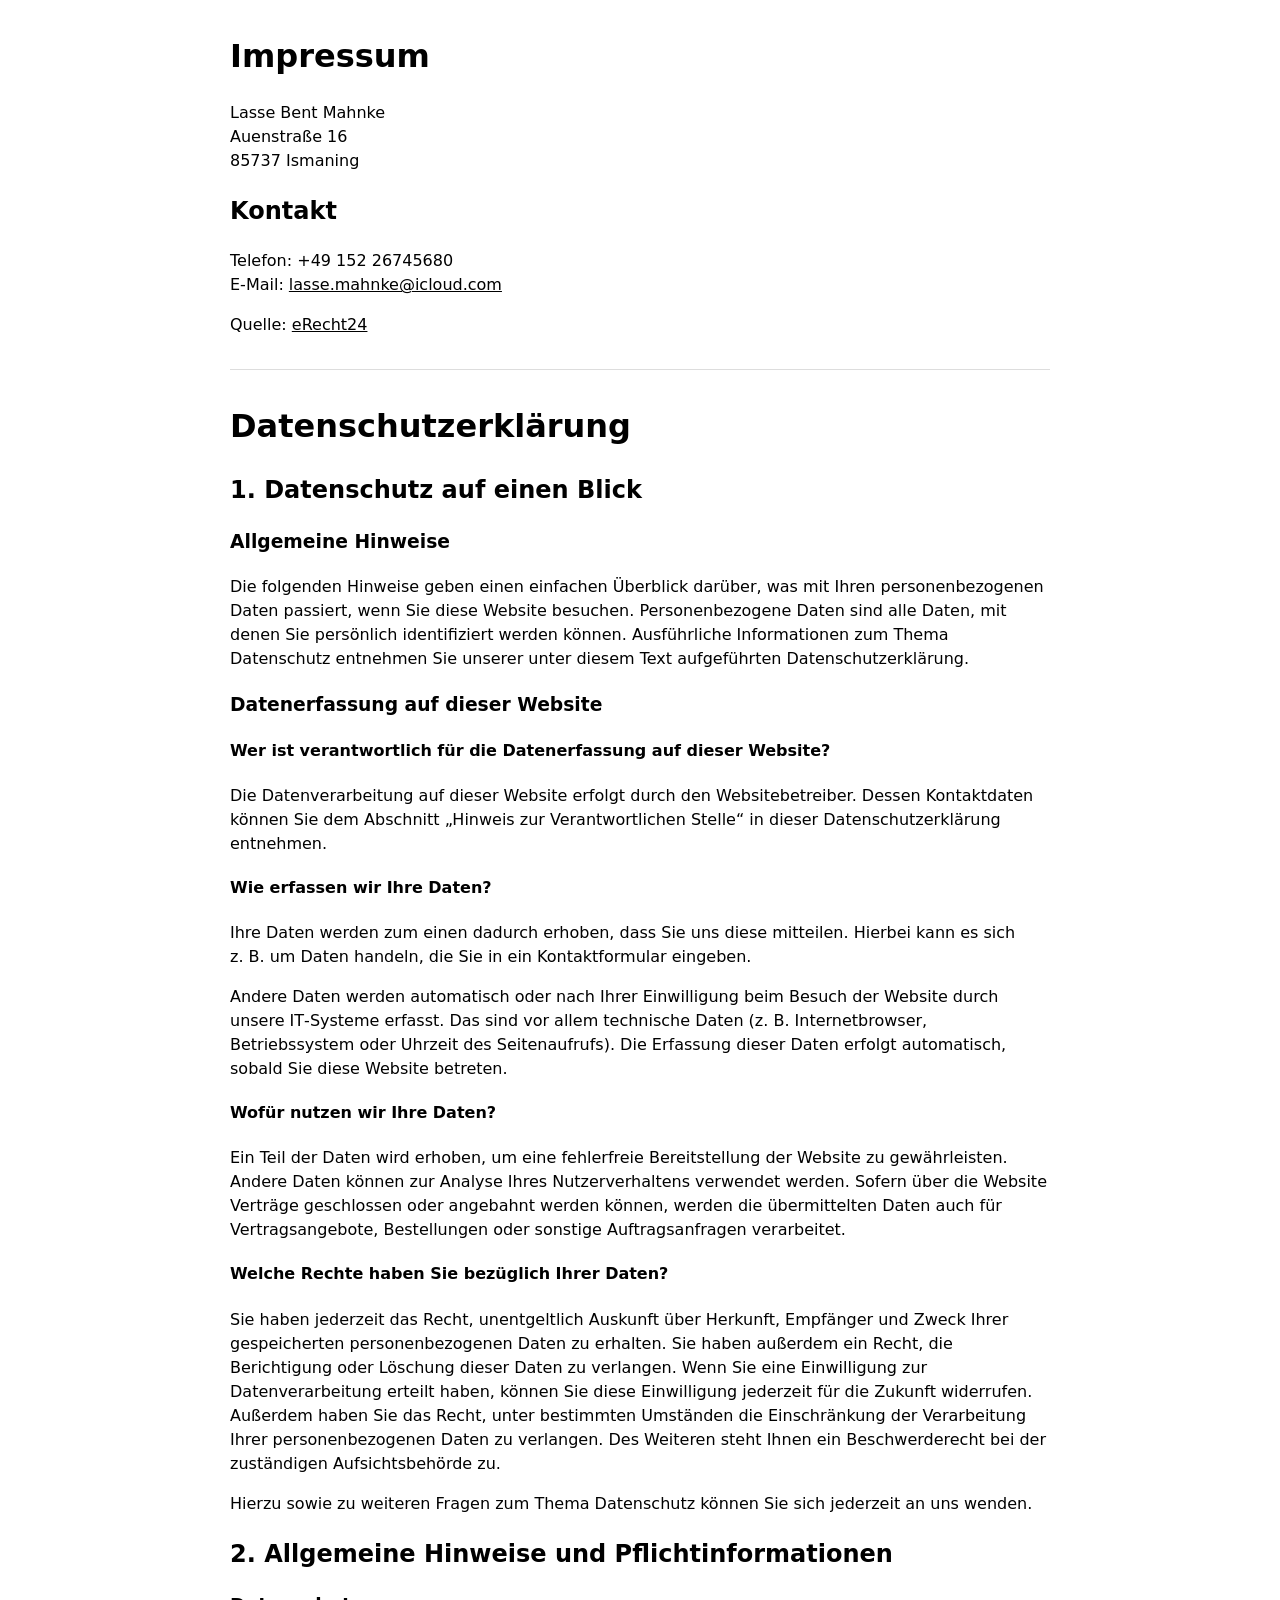
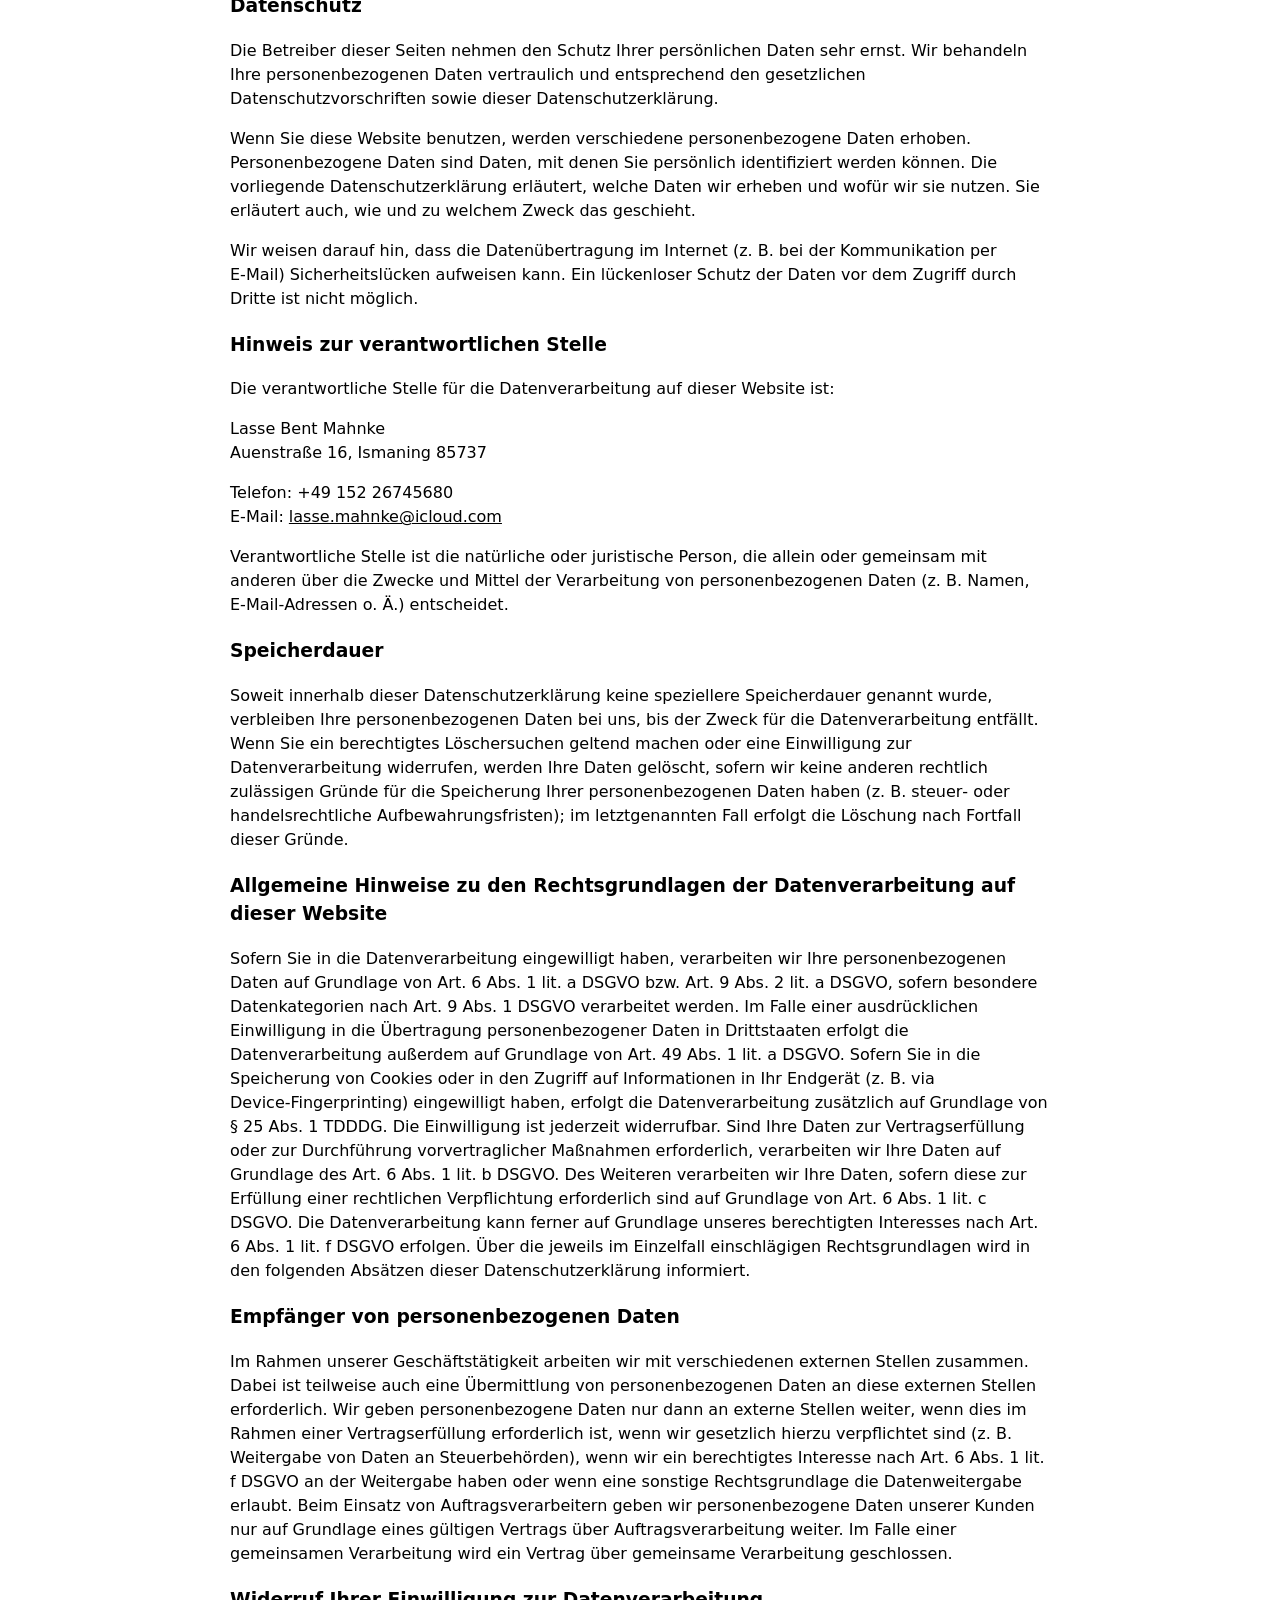
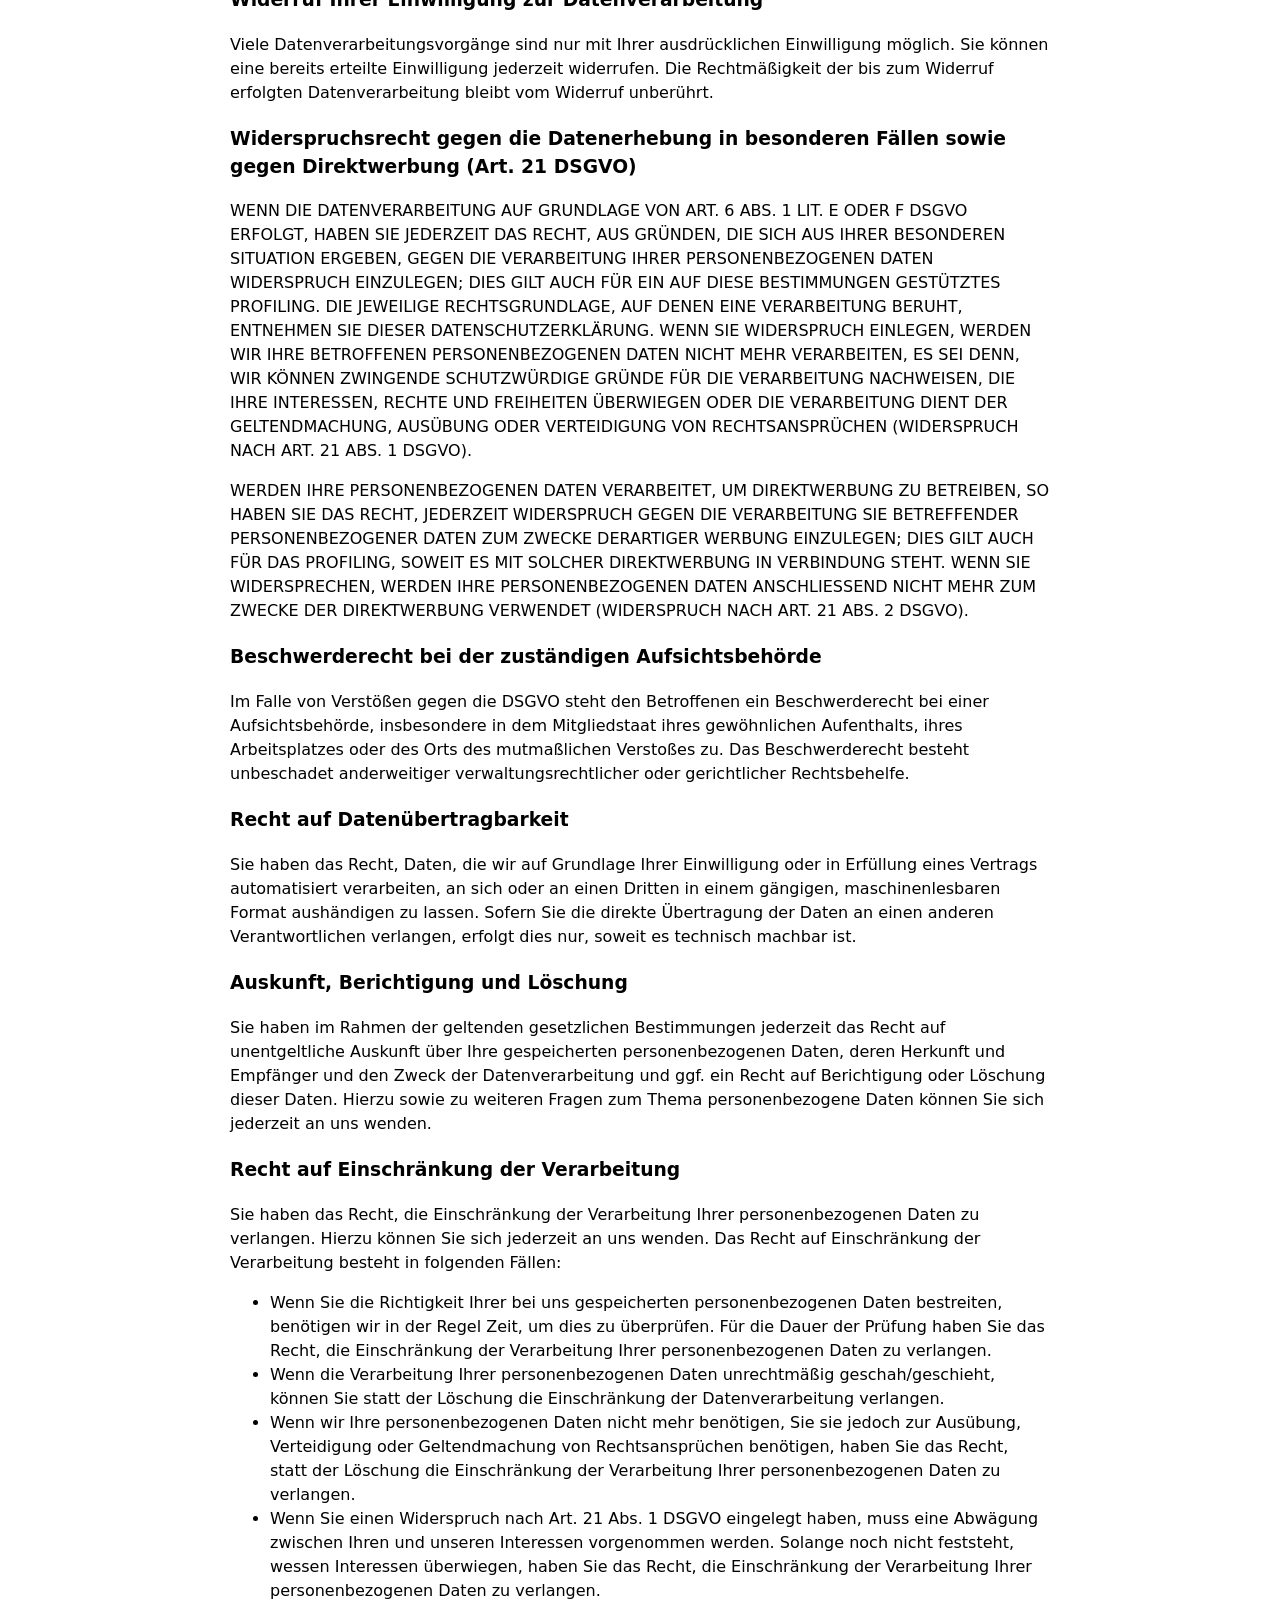
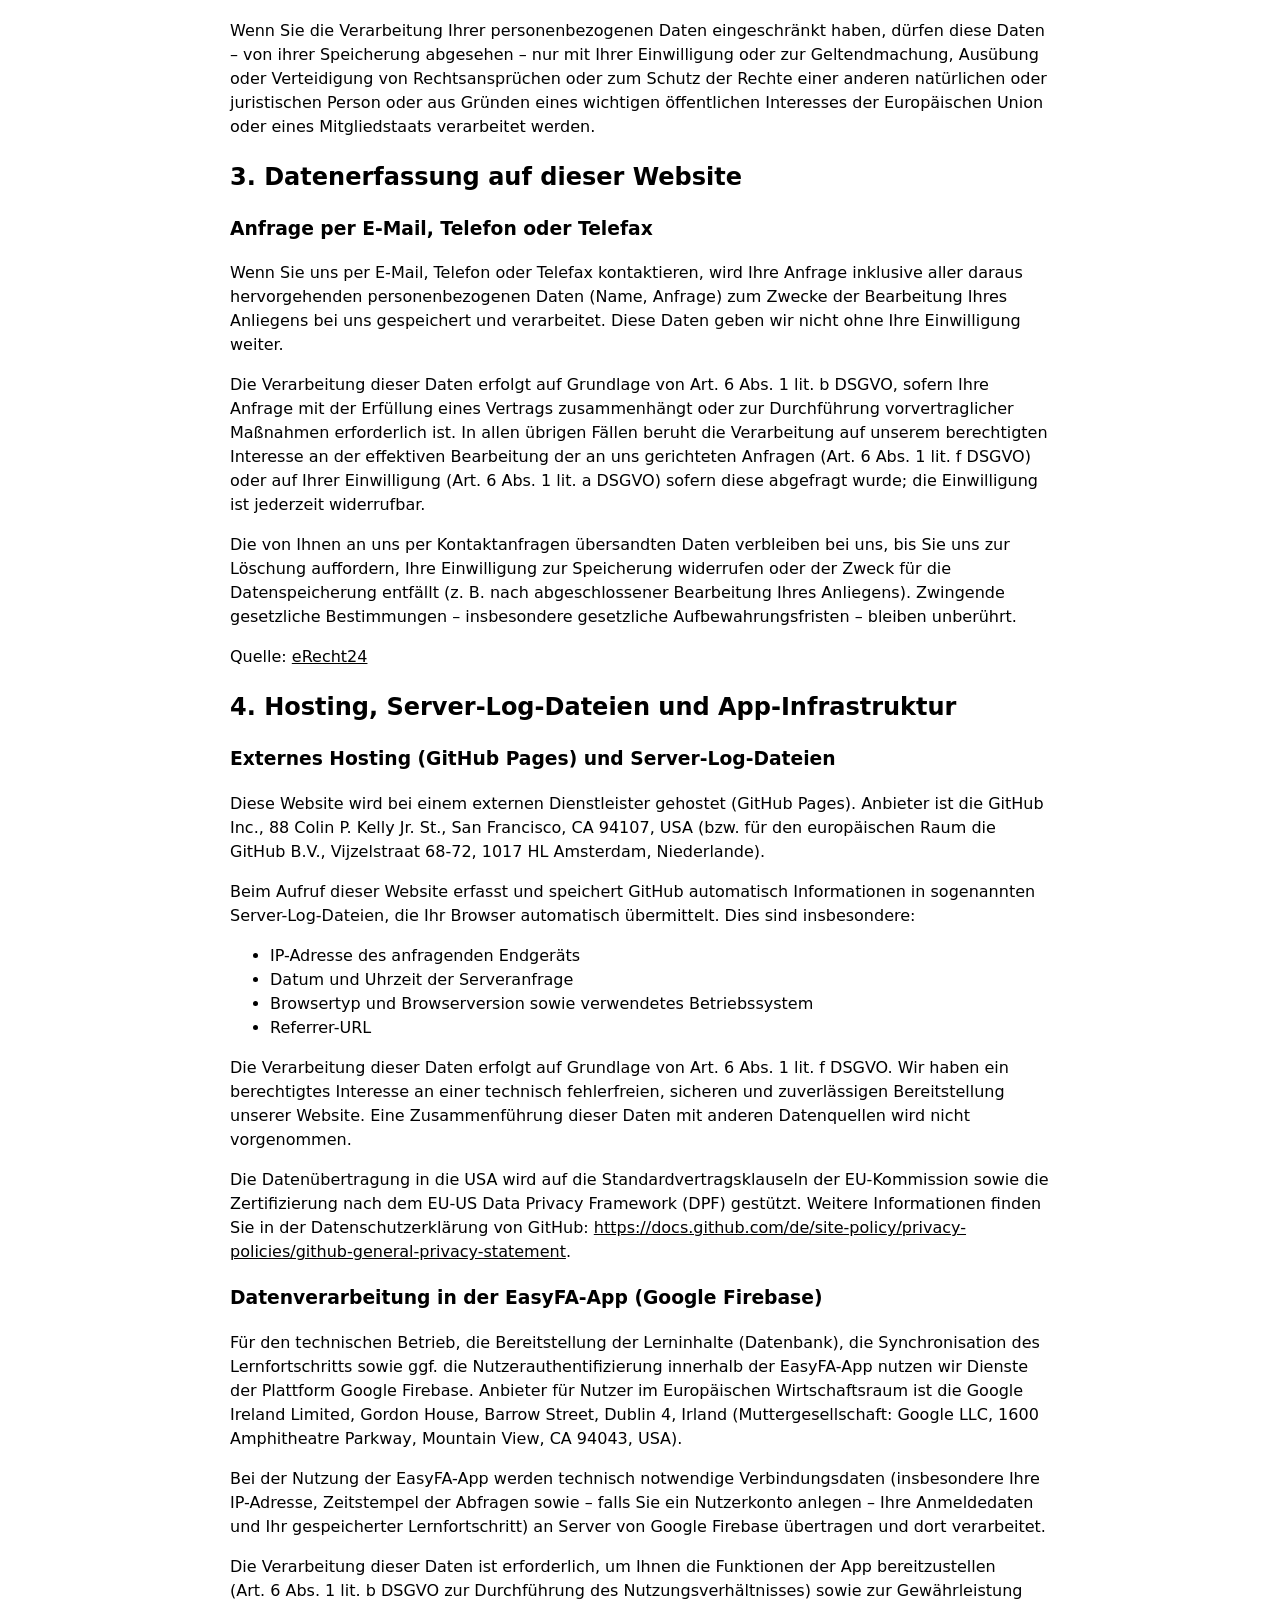
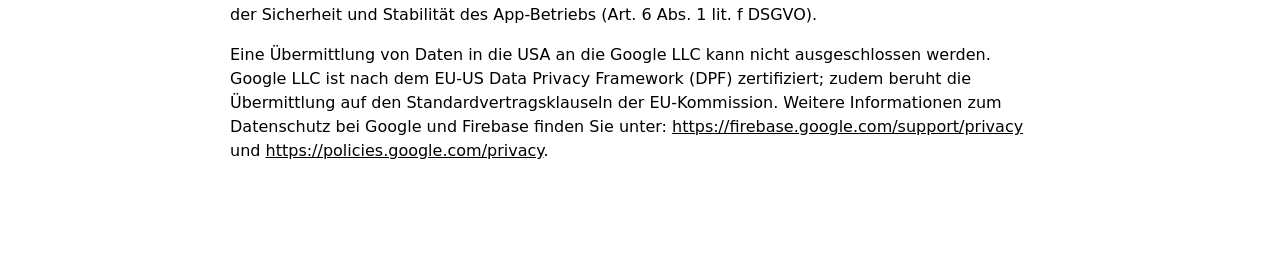
<file: index.html>
<!doctype html>
<html lang="de">

<head>
    <meta charset="utf-8">
    <meta name="viewport" content="width=device-width, initial-scale=1">
    <title>Impressum & Datenschutzerklärung</title>
    <style>
        body {
            font-family: system-ui, -apple-system, Segoe UI, Roboto, Helvetica, Arial, "Apple Color Emoji", "Segoe UI Emoji";
            line-height: 1.5;
            margin: 0;
        }

        main {
            max-width: 820px;
            margin: 2rem auto;
            padding: 0 1rem 3rem;
        }

        h1,
        h2,
        h3,
        h4 {
            margin-top: 1.25rem;
        }

        hr {
            margin: 2rem 0;
            border: 0;
            border-top: 1px solid #ddd;
        }

        a {
            color: inherit;
        }
    </style>
</head>

<body>
    <main>
        <h1>Impressum</h1>
        <p>Lasse Bent Mahnke<br>
            Auenstraße 16<br>
            85737 Ismaning</p>

        <h2>Kontakt</h2>
        <p>Telefon: +49 152 26745680<br>
            E-Mail: <a href="mailto:lasse.mahnke@icloud.com">lasse.mahnke@icloud.com</a></p>

        <p>Quelle: <a href="https://www.e-recht24.de" rel="noreferrer">eRecht24</a></p>

        <hr>

        <h1>Datenschutz&shy;erklärung</h1>

        <h2>1. Datenschutz auf einen Blick</h2>
        <h3>Allgemeine Hinweise</h3>
        <p>Die folgenden Hinweise geben einen einfachen Überblick darüber, was mit Ihren personenbezogenen Daten
            passiert, wenn Sie diese Website besuchen. Personenbezogene Daten sind alle Daten, mit denen Sie persönlich
            identifiziert werden können. Ausführliche Informationen zum Thema Datenschutz entnehmen Sie unserer unter
            diesem Text aufgeführten Datenschutzerklärung.</p>

        <h3>Datenerfassung auf dieser Website</h3>
        <h4>Wer ist verantwortlich für die Datenerfassung auf dieser Website?</h4>
        <p>Die Datenverarbeitung auf dieser Website erfolgt durch den Websitebetreiber. Dessen Kontaktdaten können Sie
            dem Abschnitt „Hinweis zur Verantwortlichen Stelle“ in dieser Datenschutzerklärung entnehmen.</p>

        <h4>Wie erfassen wir Ihre Daten?</h4>
        <p>Ihre Daten werden zum einen dadurch erhoben, dass Sie uns diese mitteilen. Hierbei kann es sich z.&nbsp;B. um
            Daten handeln, die Sie in ein Kontaktformular eingeben.</p>
        <p>Andere Daten werden automatisch oder nach Ihrer Einwilligung beim Besuch der Website durch unsere IT‑Systeme
            erfasst. Das sind vor allem technische Daten (z.&nbsp;B. Internetbrowser, Betriebssystem oder Uhrzeit des
            Seitenaufrufs). Die Erfassung dieser Daten erfolgt automatisch, sobald Sie diese Website betreten.</p>

        <h4>Wofür nutzen wir Ihre Daten?</h4>
        <p>Ein Teil der Daten wird erhoben, um eine fehlerfreie Bereitstellung der Website zu gewährleisten. Andere
            Daten können zur Analyse Ihres Nutzerverhaltens verwendet werden. Sofern über die Website Verträge
            geschlossen oder angebahnt werden können, werden die übermittelten Daten auch für Vertragsangebote,
            Bestellungen oder sonstige Auftragsanfragen verarbeitet.</p>

        <h4>Welche Rechte haben Sie bezüglich Ihrer Daten?</h4>
        <p>Sie haben jederzeit das Recht, unentgeltlich Auskunft über Herkunft, Empfänger und Zweck Ihrer gespeicherten
            personenbezogenen Daten zu erhalten. Sie haben außerdem ein Recht, die Berichtigung oder Löschung dieser
            Daten zu verlangen. Wenn Sie eine Einwilligung zur Datenverarbeitung erteilt haben, können Sie diese
            Einwilligung jederzeit für die Zukunft widerrufen. Außerdem haben Sie das Recht, unter bestimmten Umständen
            die Einschränkung der Verarbeitung Ihrer personenbezogenen Daten zu verlangen. Des Weiteren steht Ihnen ein
            Beschwerderecht bei der zuständigen Aufsichtsbehörde zu.</p>
        <p>Hierzu sowie zu weiteren Fragen zum Thema Datenschutz können Sie sich jederzeit an uns wenden.</p>

        <h2>2. Allgemeine Hinweise und Pflicht&shy;informationen</h2>

        <h3>Datenschutz</h3>
        <p>Die Betreiber dieser Seiten nehmen den Schutz Ihrer persönlichen Daten sehr ernst. Wir behandeln Ihre
            personenbezogenen Daten vertraulich und entsprechend den gesetzlichen Datenschutzvorschriften sowie dieser
            Datenschutzerklärung.</p>
        <p>Wenn Sie diese Website benutzen, werden verschiedene personenbezogene Daten erhoben. Personenbezogene Daten
            sind Daten, mit denen Sie persönlich identifiziert werden können. Die vorliegende Datenschutzerklärung
            erläutert, welche Daten wir erheben und wofür wir sie nutzen. Sie erläutert auch, wie und zu welchem Zweck
            das geschieht.</p>
        <p>Wir weisen darauf hin, dass die Datenübertragung im Internet (z.&nbsp;B. bei der Kommunikation per E‑Mail)
            Sicherheitslücken aufweisen kann. Ein lückenloser Schutz der Daten vor dem Zugriff durch Dritte ist nicht
            möglich.</p>

        <h3>Hinweis zur verantwortlichen Stelle</h3>
        <p>Die verantwortliche Stelle für die Datenverarbeitung auf dieser Website ist:</p>
        <p>Lasse Bent Mahnke<br>
            Auenstraße 16, Ismaning 85737</p>
        <p>Telefon: +49 152 26745680<br>
            E‑Mail: <a href="mailto:lasse.mahnke@icloud.com">lasse.mahnke@icloud.com</a></p>
        <p>Verantwortliche Stelle ist die natürliche oder juristische Person, die allein oder gemeinsam mit anderen über
            die Zwecke und Mittel der Verarbeitung von personenbezogenen Daten (z.&nbsp;B. Namen, E‑Mail‑Adressen
            o.&nbsp;Ä.) entscheidet.</p>

        <h3>Speicherdauer</h3>
        <p>Soweit innerhalb dieser Datenschutzerklärung keine speziellere Speicherdauer genannt wurde, verbleiben Ihre
            personenbezogenen Daten bei uns, bis der Zweck für die Datenverarbeitung entfällt. Wenn Sie ein berechtigtes
            Löschersuchen geltend machen oder eine Einwilligung zur Datenverarbeitung widerrufen, werden Ihre Daten
            gelöscht, sofern wir keine anderen rechtlich zulässigen Gründe für die Speicherung Ihrer personenbezogenen
            Daten haben (z.&nbsp;B. steuer‑ oder handelsrechtliche Aufbewahrungsfristen); im letztgenannten Fall erfolgt
            die Löschung nach Fortfall dieser Gründe.</p>

        <h3>Allgemeine Hinweise zu den Rechtsgrundlagen der Datenverarbeitung auf dieser Website</h3>
        <p>Sofern Sie in die Datenverarbeitung eingewilligt haben, verarbeiten wir Ihre personenbezogenen Daten auf
            Grundlage von Art. 6 Abs. 1 lit. a DSGVO bzw. Art. 9 Abs. 2 lit. a DSGVO, sofern besondere Datenkategorien
            nach Art. 9 Abs. 1 DSGVO verarbeitet werden. Im Falle einer ausdrücklichen Einwilligung in die Übertragung
            personenbezogener Daten in Drittstaaten erfolgt die Datenverarbeitung außerdem auf Grundlage von Art. 49
            Abs. 1 lit. a DSGVO. Sofern Sie in die Speicherung von Cookies oder in den Zugriff auf Informationen in Ihr
            Endgerät (z.&nbsp;B. via Device‑Fingerprinting) eingewilligt haben, erfolgt die Datenverarbeitung zusätzlich
            auf Grundlage von § 25 Abs. 1 TDDDG. Die Einwilligung ist jederzeit widerrufbar. Sind Ihre Daten zur
            Vertragserfüllung oder zur Durchführung vorvertraglicher Maßnahmen erforderlich, verarbeiten wir Ihre Daten
            auf Grundlage des Art. 6 Abs. 1 lit. b DSGVO. Des Weiteren verarbeiten wir Ihre Daten, sofern diese zur
            Erfüllung einer rechtlichen Verpflichtung erforderlich sind auf Grundlage von Art. 6 Abs. 1 lit. c DSGVO.
            Die Datenverarbeitung kann ferner auf Grundlage unseres berechtigten Interesses nach Art. 6 Abs. 1 lit. f
            DSGVO erfolgen. Über die jeweils im Einzelfall einschlägigen Rechtsgrundlagen wird in den folgenden Absätzen
            dieser Datenschutzerklärung informiert.</p>

        <h3>Empfänger von personenbezogenen Daten</h3>
        <p>Im Rahmen unserer Geschäftstätigkeit arbeiten wir mit verschiedenen externen Stellen zusammen. Dabei ist
            teilweise auch eine Übermittlung von personenbezogenen Daten an diese externen Stellen erforderlich. Wir
            geben personenbezogene Daten nur dann an externe Stellen weiter, wenn dies im Rahmen einer Vertragserfüllung
            erforderlich ist, wenn wir gesetzlich hierzu verpflichtet sind (z.&nbsp;B. Weitergabe von Daten an
            Steuerbehörden), wenn wir ein berechtigtes Interesse nach Art. 6 Abs. 1 lit. f DSGVO an der Weitergabe haben
            oder wenn eine sonstige Rechtsgrundlage die Datenweitergabe erlaubt. Beim Einsatz von Auftragsverarbeitern
            geben wir personenbezogene Daten unserer Kunden nur auf Grundlage eines gültigen Vertrags über
            Auftragsverarbeitung weiter. Im Falle einer gemeinsamen Verarbeitung wird ein Vertrag über gemeinsame
            Verarbeitung geschlossen.</p>

        <h3>Widerruf Ihrer Einwilligung zur Datenverarbeitung</h3>
        <p>Viele Datenverarbeitungsvorgänge sind nur mit Ihrer ausdrücklichen Einwilligung möglich. Sie können eine
            bereits erteilte Einwilligung jederzeit widerrufen. Die Rechtmäßigkeit der bis zum Widerruf erfolgten
            Datenverarbeitung bleibt vom Widerruf unberührt.</p>

        <h3>Widerspruchsrecht gegen die Datenerhebung in besonderen Fällen sowie gegen Direktwerbung (Art. 21 DSGVO)
        </h3>
        <p>WENN DIE DATENVERARBEITUNG AUF GRUNDLAGE VON ART. 6 ABS. 1 LIT. E ODER F DSGVO ERFOLGT, HABEN SIE JEDERZEIT
            DAS RECHT, AUS GRÜNDEN, DIE SICH AUS IHRER BESONDEREN SITUATION ERGEBEN, GEGEN DIE VERARBEITUNG IHRER
            PERSONENBEZOGENEN DATEN WIDERSPRUCH EINZULEGEN; DIES GILT AUCH FÜR EIN AUF DIESE BESTIMMUNGEN GESTÜTZTES
            PROFILING. DIE JEWEILIGE RECHTSGRUNDLAGE, AUF DENEN EINE VERARBEITUNG BERUHT, ENTNEHMEN SIE DIESER
            DATENSCHUTZERKLÄRUNG. WENN SIE WIDERSPRUCH EINLEGEN, WERDEN WIR IHRE BETROFFENEN PERSONENBEZOGENEN DATEN
            NICHT MEHR VERARBEITEN, ES SEI DENN, WIR KÖNNEN ZWINGENDE SCHUTZWÜRDIGE GRÜNDE FÜR DIE VERARBEITUNG
            NACHWEISEN, DIE IHRE INTERESSEN, RECHTE UND FREIHEITEN ÜBERWIEGEN ODER DIE VERARBEITUNG DIENT DER
            GELTENDMACHUNG, AUSÜBUNG ODER VERTEIDIGUNG VON RECHTSANSPRÜCHEN (WIDERSPRUCH NACH ART. 21 ABS. 1 DSGVO).</p>
        <p>WERDEN IHRE PERSONENBEZOGENEN DATEN VERARBEITET, UM DIREKTWERBUNG ZU BETREIBEN, SO HABEN SIE DAS RECHT,
            JEDERZEIT WIDERSPRUCH GEGEN DIE VERARBEITUNG SIE BETREFFENDER PERSONENBEZOGENER DATEN ZUM ZWECKE DERARTIGER
            WERBUNG EINZULEGEN; DIES GILT AUCH FÜR DAS PROFILING, SOWEIT ES MIT SOLCHER DIREKTWERBUNG IN VERBINDUNG
            STEHT. WENN SIE WIDERSPRECHEN, WERDEN IHRE PERSONENBEZOGENEN DATEN ANSCHLIESSEND NICHT MEHR ZUM ZWECKE DER
            DIREKTWERBUNG VERWENDET (WIDERSPRUCH NACH ART. 21 ABS. 2 DSGVO).</p>

        <h3>Beschwerderecht bei der zuständigen Aufsichtsbehörde</h3>
        <p>Im Falle von Verstößen gegen die DSGVO steht den Betroffenen ein Beschwerderecht bei einer Aufsichtsbehörde,
            insbesondere in dem Mitgliedstaat ihres gewöhnlichen Aufenthalts, ihres Arbeitsplatzes oder des Orts des
            mutmaßlichen Verstoßes zu. Das Beschwerderecht besteht unbeschadet anderweitiger verwaltungsrechtlicher oder
            gerichtlicher Rechtsbehelfe.</p>

        <h3>Recht auf Datenübertragbarkeit</h3>
        <p>Sie haben das Recht, Daten, die wir auf Grundlage Ihrer Einwilligung oder in Erfüllung eines Vertrags
            automatisiert verarbeiten, an sich oder an einen Dritten in einem gängigen, maschinenlesbaren Format
            aushändigen zu lassen. Sofern Sie die direkte Übertragung der Daten an einen anderen Verantwortlichen
            verlangen, erfolgt dies nur, soweit es technisch machbar ist.</p>

        <h3>Auskunft, Berichtigung und Löschung</h3>
        <p>Sie haben im Rahmen der geltenden gesetzlichen Bestimmungen jederzeit das Recht auf unentgeltliche Auskunft
            über Ihre gespeicherten personenbezogenen Daten, deren Herkunft und Empfänger und den Zweck der
            Datenverarbeitung und ggf. ein Recht auf Berichtigung oder Löschung dieser Daten. Hierzu sowie zu weiteren
            Fragen zum Thema personenbezogene Daten können Sie sich jederzeit an uns wenden.</p>

        <h3>Recht auf Einschränkung der Verarbeitung</h3>
        <p>Sie haben das Recht, die Einschränkung der Verarbeitung Ihrer personenbezogenen Daten zu verlangen. Hierzu
            können Sie sich jederzeit an uns wenden. Das Recht auf Einschränkung der Verarbeitung besteht in folgenden
            Fällen:</p>
        <ul>
            <li>Wenn Sie die Richtigkeit Ihrer bei uns gespeicherten personenbezogenen Daten bestreiten, benötigen wir
                in der Regel Zeit, um dies zu überprüfen. Für die Dauer der Prüfung haben Sie das Recht, die
                Einschränkung der Verarbeitung Ihrer personenbezogenen Daten zu verlangen.</li>
            <li>Wenn die Verarbeitung Ihrer personenbezogenen Daten unrechtmäßig geschah/geschieht, können Sie statt der
                Löschung die Einschränkung der Datenverarbeitung verlangen.</li>
            <li>Wenn wir Ihre personenbezogenen Daten nicht mehr benötigen, Sie sie jedoch zur Ausübung, Verteidigung
                oder Geltendmachung von Rechtsansprüchen benötigen, haben Sie das Recht, statt der Löschung die
                Einschränkung der Verarbeitung Ihrer personenbezogenen Daten zu verlangen.</li>
            <li>Wenn Sie einen Widerspruch nach Art. 21 Abs. 1 DSGVO eingelegt haben, muss eine Abwägung zwischen Ihren
                und unseren Interessen vorgenommen werden. Solange noch nicht feststeht, wessen Interessen überwiegen,
                haben Sie das Recht, die Einschränkung der Verarbeitung Ihrer personenbezogenen Daten zu verlangen.</li>
        </ul>
        <p>Wenn Sie die Verarbeitung Ihrer personenbezogenen Daten eingeschränkt haben, dürfen diese Daten – von ihrer
            Speicherung abgesehen – nur mit Ihrer Einwilligung oder zur Geltendmachung, Ausübung oder Verteidigung von
            Rechtsansprüchen oder zum Schutz der Rechte einer anderen natürlichen oder juristischen Person oder aus
            Gründen eines wichtigen öffentlichen Interesses der Europäischen Union oder eines Mitgliedstaats verarbeitet
            werden.</p>

        <h2>3. Datenerfassung auf dieser Website</h2>

        <h3>Anfrage per E‑Mail, Telefon oder Telefax</h3>
        <p>Wenn Sie uns per E‑Mail, Telefon oder Telefax kontaktieren, wird Ihre Anfrage inklusive aller daraus
            hervorgehenden personenbezogenen Daten (Name, Anfrage) zum Zwecke der Bearbeitung Ihres Anliegens bei uns
            gespeichert und verarbeitet. Diese Daten geben wir nicht ohne Ihre Einwilligung weiter.</p>
        <p>Die Verarbeitung dieser Daten erfolgt auf Grundlage von Art. 6 Abs. 1 lit. b DSGVO, sofern Ihre Anfrage mit
            der Erfüllung eines Vertrags zusammenhängt oder zur Durchführung vorvertraglicher Maßnahmen erforderlich
            ist. In allen übrigen Fällen beruht die Verarbeitung auf unserem berechtigten Interesse an der effektiven
            Bearbeitung der an uns gerichteten Anfragen (Art. 6 Abs. 1 lit. f DSGVO) oder auf Ihrer Einwilligung (Art. 6
            Abs. 1 lit. a DSGVO) sofern diese abgefragt wurde; die Einwilligung ist jederzeit widerrufbar.</p>
        <p>Die von Ihnen an uns per Kontaktanfragen übersandten Daten verbleiben bei uns, bis Sie uns zur Löschung
            auffordern, Ihre Einwilligung zur Speicherung widerrufen oder der Zweck für die Datenspeicherung entfällt
            (z.&nbsp;B. nach abgeschlossener Bearbeitung Ihres Anliegens). Zwingende gesetzliche Bestimmungen –
            insbesondere gesetzliche Aufbewahrungsfristen – bleiben unberührt.</p>

        <p>Quelle: <a href="https://www.e-recht24.de" rel="noreferrer">eRecht24</a></p>

        <h2>4. Hosting, Server-Log-Dateien und App-Infrastruktur</h2>

        <h3>Externes Hosting (GitHub Pages) und Server-Log-Dateien</h3>
        <p>Diese Website wird bei einem externen Dienstleister gehostet (GitHub Pages). Anbieter ist die GitHub Inc., 88
            Colin P. Kelly Jr. St., San Francisco, CA 94107, USA (bzw. für den europäischen Raum die GitHub B.V.,
            Vijzelstraat 68-72, 1017 HL Amsterdam, Niederlande).</p>
        <p>Beim Aufruf dieser Website erfasst und speichert GitHub automatisch Informationen in sogenannten
            Server-Log-Dateien, die Ihr Browser automatisch übermittelt. Dies sind insbesondere:</p>
        <ul>
            <li>IP-Adresse des anfragenden Endgeräts</li>
            <li>Datum und Uhrzeit der Serveranfrage</li>
            <li>Browsertyp und Browserversion sowie verwendetes Betriebssystem</li>
            <li>Referrer-URL</li>
        </ul>
        <p>Die Verarbeitung dieser Daten erfolgt auf Grundlage von Art.&nbsp;6 Abs.&nbsp;1 lit.&nbsp;f DSGVO. Wir haben
            ein berechtigtes Interesse an einer technisch fehlerfreien, sicheren und zuverlässigen Bereitstellung
            unserer Website. Eine Zusammenführung dieser Daten mit anderen Datenquellen wird nicht vorgenommen.</p>
        <p>Die Datenübertragung in die USA wird auf die Standardvertragsklauseln der EU-Kommission sowie die
            Zertifizierung nach dem EU-US Data Privacy Framework (DPF) gestützt. Weitere Informationen finden Sie in der
            Datenschutzerklärung von GitHub: <a
                href="https://docs.github.com/de/site-policy/privacy-policies/github-general-privacy-statement"
                target="_blank"
                rel="noopener noreferrer">https://docs.github.com/de/site-policy/privacy-policies/github-general-privacy-statement</a>.
        </p>

        <h3>Datenverarbeitung in der EasyFA-App (Google Firebase)</h3>
        <p>Für den technischen Betrieb, die Bereitstellung der Lerninhalte (Datenbank), die Synchronisation des
            Lernfortschritts sowie ggf. die Nutzerauthentifizierung innerhalb der EasyFA-App nutzen wir Dienste der
            Plattform Google Firebase. Anbieter für Nutzer im Europäischen Wirtschaftsraum ist die Google Ireland
            Limited, Gordon House, Barrow Street, Dublin 4, Irland (Muttergesellschaft: Google LLC, 1600 Amphitheatre
            Parkway, Mountain View, CA 94043, USA).</p>
        <p>Bei der Nutzung der EasyFA-App werden technisch notwendige Verbindungsdaten (insbesondere Ihre IP-Adresse,
            Zeitstempel der Abfragen sowie – falls Sie ein Nutzerkonto anlegen – Ihre Anmeldedaten und Ihr gespeicherter
            Lernfortschritt) an Server von Google Firebase übertragen und dort verarbeitet.</p>
        <p>Die Verarbeitung dieser Daten ist erforderlich, um Ihnen die Funktionen der App bereitzustellen (Art.&nbsp;6
            Abs.&nbsp;1 lit.&nbsp;b DSGVO zur Durchführung des Nutzungsverhältnisses) sowie zur Gewährleistung der
            Sicherheit und Stabilität des App-Betriebs (Art.&nbsp;6 Abs.&nbsp;1 lit.&nbsp;f DSGVO).</p>
        <p>Eine Übermittlung von Daten in die USA an die Google LLC kann nicht ausgeschlossen werden. Google LLC ist
            nach dem EU-US Data Privacy Framework (DPF) zertifiziert; zudem beruht die Übermittlung auf den
            Standardvertragsklauseln der EU-Kommission. Weitere Informationen zum Datenschutz bei Google und Firebase
            finden Sie unter: <a href="https://firebase.google.com/support/privacy" target="_blank"
                rel="noopener noreferrer">https://firebase.google.com/support/privacy</a> und <a
                href="https://policies.google.com/privacy" target="_blank"
                rel="noopener noreferrer">https://policies.google.com/privacy</a>.</p>


    </main>
</body>

</html>
</file>
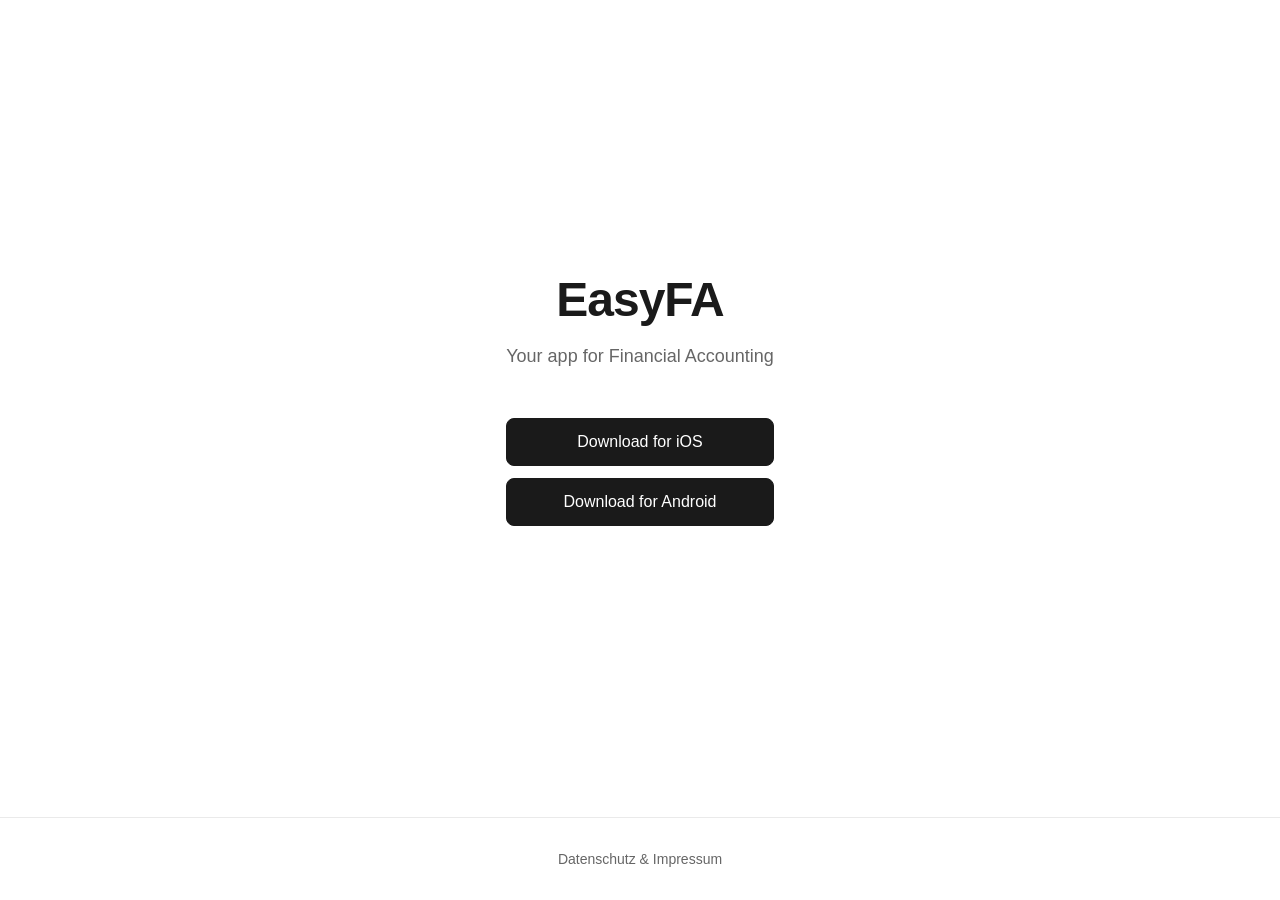
<file: download/index.html>
<!DOCTYPE html>
<html lang="de">

<head>
    <meta charset="UTF-8">
    <meta name="viewport" content="width=device-width, initial-scale=1.0">
    <title>EasyFA</title>
    <style>
        * {
            margin: 0;
            padding: 0;
            box-sizing: border-box;
        }

        body {
            font-family: -apple-system, BlinkMacSystemFont, 'Segoe UI', Roboto, Oxygen, Ubuntu, Cantarell, sans-serif;
            background-color: #ffffff;
            color: #1a1a1a;
            display: flex;
            flex-direction: column;
            min-height: 100vh;
        }

        main {
            flex: 1;
            display: flex;
            align-items: center;
            justify-content: center;
            padding: 40px 20px;
        }

        .container {
            text-align: center;
            max-width: 500px;
        }

        h1 {
            font-size: 48px;
            font-weight: 700;
            margin-bottom: 16px;
            letter-spacing: -1px;
        }

        .subtitle {
            font-size: 18px;
            color: #666;
            margin-bottom: 48px;
            line-height: 1.5;
        }

        .button-group {
            display: flex;
            flex-direction: column;
            gap: 12px;
            margin-bottom: 20px;
        }

        .download-btn {
            display: inline-block;
            padding: 14px 28px;
            border: 1.5px solid #1a1a1a;
            background-color: #1a1a1a;
            color: #ffffff;
            text-decoration: none;
            border-radius: 8px;
            font-size: 16px;
            font-weight: 500;
            transition: all 0.2s ease;
            cursor: pointer;
        }

        .download-btn:hover {
            background-color: #ffffff;
            color: #1a1a1a;
        }

        footer {
            padding: 32px 20px;
            text-align: center;
            border-top: 1px solid #eaeaea;
        }

        footer a {
            color: #666;
            text-decoration: none;
            font-size: 14px;
            transition: color 0.2s ease;
        }

        footer a:hover {
            color: #1a1a1a;
        }

        @media (max-width: 600px) {
            h1 {
                font-size: 36px;
            }

            .subtitle {
                font-size: 16px;
                margin-bottom: 36px;
            }

            .download-btn {
                padding: 12px 24px;
                font-size: 15px;
            }
        }
    </style>
</head>

<body>
    <main>
        <div class="container">
            <h1>EasyFA</h1>
            <p class="subtitle">Your app for Financial Accounting</p>

            <div class="button-group">
                <a href="https://apps.apple.com/de/app/easy-fa/id6752997612" class="download-btn">Download for iOS</a>
                <a href="https://play.google.com/store/apps/details?id=com.lassemahnke.easyfa"
                    class="download-btn">Download for Android</a>
            </div>
        </div>
    </main>

    <footer>
        <a href="https://easyfa.de">Datenschutz & Impressum</a>
    </footer>
</body>

</html>
</file>
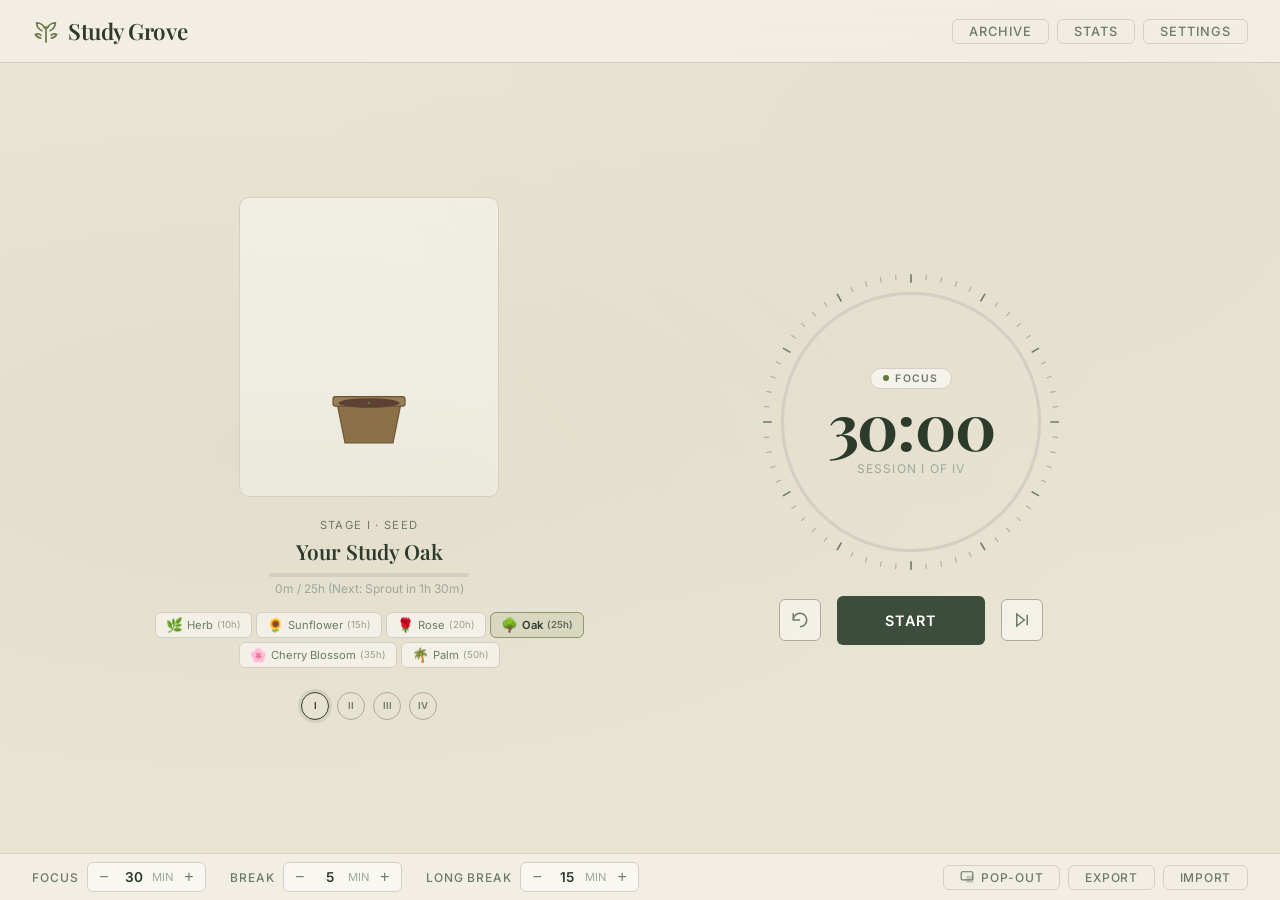
<file: pomodoro/index.html>
<!DOCTYPE html>
<html lang="en">
<head>
    <meta charset="UTF-8">
    <meta name="viewport" content="width=device-width, initial-scale=1.0">
    <meta name="description" content="Study Grove — A beautiful Pomodoro timer that tracks every minute of your study sessions, including overtime.">
    <title>Study Grove — Focus Timer</title>
    <link rel="preconnect" href="https://fonts.googleapis.com">
    <link rel="preconnect" href="https://fonts.gstatic.com" crossorigin>
    <link href="https://fonts.googleapis.com/css2?family=Playfair+Display:wght@400;600;700&family=Inter:wght@300;400;500;600&display=swap" rel="stylesheet">
    <link rel="stylesheet" href="style.css">
</head>
<body>
    <!-- Header -->
    <header id="app-header">
        <div class="header-left">
            <div class="logo">
                <svg class="logo-icon" viewBox="0 0 24 24" fill="none" stroke="currentColor" stroke-width="1.5">
                    <path d="M12 22V8"/>
                    <path d="M9 12c-3-1-5-4-5-7 3 0 6 2 7 5"/>
                    <path d="M15 12c3-1 5-4 5-7-3 0-6 2-7 5"/>
                    <path d="M8 18c-2 0-4-1-5-3 2-1 4 0 5 1"/>
                    <path d="M16 18c2 0 4-1 5-3-2-1-4 0-5 1"/>
                </svg>
                <h1>Study Grove</h1>
            </div>
        </div>
        <nav class="header-right">
            <button id="btn-archive" class="nav-btn">Archive</button>
            <button id="btn-stats" class="nav-btn">Stats</button>
            <button id="btn-settings" class="nav-btn">Settings</button>
        </nav>
    </header>

    <!-- Main Content -->
    <main id="app-main">
        <!-- Plant Visualization -->
        <section id="plant-section">
            <div class="plant-container">
                <div id="plant-display" class="plant-display">
                    <svg id="plant-svg" viewBox="0 0 200 260" class="plant-svg">
                        <!-- Pot -->
                        <path d="M60 200 L70 250 L130 250 L140 200 Z" fill="#8B6F47" stroke="#6B5235" stroke-width="1.5"/>
                        <rect x="55" y="192" width="90" height="12" rx="3" fill="#9B7F57" stroke="#6B5235" stroke-width="1.5"/>
                        <ellipse cx="100" cy="200" rx="40" ry="5" fill="#6B5235" opacity="0.3"/>
                        <!-- Soil -->
                        <ellipse cx="100" cy="200" rx="38" ry="6" fill="#5C4033"/>
                        <!-- Stem -->
                        <g id="plant-stem">
                            <path id="stem-main" d="M100 200 L100 200" stroke="#5B7A3A" stroke-width="3" stroke-linecap="round" fill="none"/>
                        </g>
                        <!-- Leaves -->
                        <g id="plant-leaves"></g>
                        <!-- Flower -->
                        <g id="plant-flower"></g>
                    </svg>
                    
                    <!-- Harvest Overlay -->
                    <div id="harvest-overlay" class="harvest-overlay" hidden>
                        <button id="btn-harvest" class="btn-harvest">Harvest!</button>
                    </div>
                </div>
                <div class="plant-info">
                    <span id="plant-stage-label" class="plant-stage-label">Stage I · Seed</span>
                    <h2 id="plant-name" class="plant-name">Your Study Sprout</h2>
                    <div id="plant-progress-bar" class="plant-progress-bar">
                        <div id="plant-progress-fill" class="plant-progress-fill" style="width: 0%"></div>
                    </div>
                    <span id="plant-progress-text" class="plant-progress-text">0 sessions until next stage</span>
                    <div id="plant-type-selector" class="plant-type-selector">
                        <!-- Populated by JS -->
                    </div>
                </div>
                <!-- Session Indicators -->
                <div id="session-indicators" class="session-indicators">
                    <div class="session-dot" data-session="1"></div>
                    <div class="session-dot" data-session="2"></div>
                    <div class="session-dot" data-session="3"></div>
                    <div class="session-dot" data-session="4"></div>
                </div>
            </div>
        </section>

        <!-- Timer Section -->
        <section id="timer-section">
            <div class="timer-container">
                <!-- Circular Timer -->
                <div class="timer-ring-wrapper">
                    <svg class="timer-ring" viewBox="0 0 280 280">
                        <!-- Tick marks -->
                        <g id="tick-marks" class="tick-marks"></g>
                        <!-- Background circle -->
                        <circle class="timer-ring-bg" cx="140" cy="140" r="120" fill="none" stroke-width="3"/>
                        <!-- Progress circle -->
                        <circle id="timer-ring-progress" class="timer-ring-progress" cx="140" cy="140" r="120" fill="none" stroke-width="4"/>
                        <!-- Overtime glow circle -->
                        <circle id="timer-ring-overtime" class="timer-ring-overtime" cx="140" cy="140" r="120" fill="none" stroke-width="4" opacity="0"/>
                    </svg>
                    <div class="timer-center">
                        <div id="timer-mode-badge" class="timer-mode-badge">
                            <span class="mode-dot"></span>
                            <span id="timer-mode-text">FOCUS</span>
                        </div>
                        <div id="timer-display" class="timer-display">30:00</div>
                        <div id="timer-session-info" class="timer-session-info">Session I of IV</div>
                    </div>
                </div>

                <!-- Controls -->
                <div class="timer-controls">
                    <button id="btn-reset" class="control-btn control-btn-secondary" title="Reset">
                        <svg viewBox="0 0 24 24" fill="none" stroke="currentColor" stroke-width="2">
                            <path d="M3 12a9 9 0 1 1 9 9"/>
                            <polyline points="3 3 3 12 12 12"/>
                        </svg>
                    </button>
                    <button id="btn-start" class="control-btn control-btn-primary">
                        <span id="btn-start-text">Start</span>
                    </button>
                    <button id="btn-skip" class="control-btn control-btn-secondary" title="Skip">
                        <svg viewBox="0 0 24 24" fill="none" stroke="currentColor" stroke-width="2">
                            <polygon points="5 4 15 12 5 20 5 4"/>
                            <line x1="19" y1="5" x2="19" y2="19"/>
                        </svg>
                    </button>
            </div>
        </section>
    </main>

    <!-- Settings Bar -->
    <footer id="settings-bar" class="settings-bar">
        <div class="settings-items">
            <div class="setting-item">
                <label for="setting-focus">Focus</label>
                <div class="setting-control">
                    <button class="setting-adj" data-target="focus" data-dir="-1">−</button>
                    <input type="number" id="setting-focus" class="setting-value-input" value="30" min="1" max="120">
                    <span class="setting-unit">min</span>
                    <button class="setting-adj" data-target="focus" data-dir="1">+</button>
                </div>
            </div>
            <div class="setting-item">
                <label for="setting-break">Break</label>
                <div class="setting-control">
                    <button class="setting-adj" data-target="break" data-dir="-1">−</button>
                    <input type="number" id="setting-break" class="setting-value-input" value="5" min="1" max="60">
                    <span class="setting-unit">min</span>
                    <button class="setting-adj" data-target="break" data-dir="1">+</button>
                </div>
            </div>
            <div class="setting-item">
                <label for="setting-longbreak">Long Break</label>
                <div class="setting-control">
                    <button class="setting-adj" data-target="longbreak" data-dir="-1">−</button>
                    <input type="number" id="setting-longbreak" class="setting-value-input" value="15" min="1" max="60">
                    <span class="setting-unit">min</span>
                    <button class="setting-adj" data-target="longbreak" data-dir="1">+</button>
                </div>
            </div>
        </div>
        <div class="settings-right">
            <button id="btn-pip" class="settings-btn" title="Pop out mini timer">
                <svg viewBox="0 0 24 24" fill="none" stroke="currentColor" stroke-width="2" style="width: 14px; height: 14px; vertical-align: middle; margin-right: 4px; margin-top: -2px;">
                    <rect x="2" y="3" width="20" height="14" rx="2"/>
                    <rect x="12" y="11" width="10" height="10" rx="1" fill="currentColor" opacity="0.3" stroke="currentColor"/>
                </svg>
                Pop-out
            </button>
            <button id="btn-export" class="settings-btn">Export</button>
            <button id="btn-import" class="settings-btn">Import</button>
            <input type="file" id="import-file" accept=".json" hidden>
        </div>
    </footer>

    <!-- Stats Modal -->
    <div id="stats-modal" class="modal-overlay" hidden>
        <div class="modal-content">
            <div class="modal-header">
                <h2>Your Progress</h2>
                <button id="btn-close-stats" class="modal-close">&times;</button>
            </div>
            <div class="modal-body">
                <!-- Today -->
                <div class="stats-card">
                    <h3>Today</h3>
                    <div class="stats-grid">
                        <div class="stat-item">
                            <span class="stat-value" id="stat-today-focus">0h 0m</span>
                            <span class="stat-label">Focus Time</span>
                        </div>
                        <div class="stat-item">
                            <span class="stat-value" id="stat-today-sessions">0</span>
                            <span class="stat-label">Sessions</span>
                        </div>
                        <div class="stat-item">
                            <span class="stat-value" id="stat-today-overtime">0m</span>
                            <span class="stat-label">Overtime</span>
                        </div>
                        <div class="stat-item">
                            <span class="stat-value" id="stat-today-breaks">0m</span>
                            <span class="stat-label">Break Time</span>
                        </div>
                    </div>
                </div>
                <!-- Week -->
                <div class="stats-card">
                    <h3>This Week</h3>
                    <div class="stats-grid">
                        <div class="stat-item">
                            <span class="stat-value" id="stat-week-focus">0h 0m</span>
                            <span class="stat-label">Focus Time</span>
                        </div>
                        <div class="stat-item">
                            <span class="stat-value" id="stat-week-sessions">0</span>
                            <span class="stat-label">Sessions</span>
                        </div>
                        <div class="stat-item">
                            <span class="stat-value" id="stat-week-overtime">0m</span>
                            <span class="stat-label">Overtime</span>
                        </div>
                        <div class="stat-item">
                            <span class="stat-value" id="stat-week-breaks">0m</span>
                            <span class="stat-label">Break Time</span>
                        </div>
                    </div>
                </div>
                <!-- Weekly chart -->
                <div class="stats-card">
                    <h3>Weekly Overview</h3>
                    <div id="weekly-chart" class="weekly-chart"></div>
                </div>
                <!-- Session History -->
                <div class="stats-card">
                    <h3>Recent Sessions</h3>
                    <div id="session-history" class="session-history"></div>
                </div>
                <!-- Clear All -->
                <div id="clear-all-wrapper" class="clear-all-wrapper">
                    <button id="btn-clear-all" class="btn-danger">Clear All Progress</button>
                    <div id="clear-confirm" class="clear-confirm" hidden>
                        <span class="clear-confirm-text">Are you sure? This cannot be undone.</span>
                        <div class="clear-confirm-actions">
                            <button id="btn-clear-yes" class="btn-danger-solid">Yes, clear everything</button>
                            <button id="btn-clear-no" class="btn-cancel">Cancel</button>
                        </div>
                    </div>
                </div>
            </div>
        </div>
    </div>

    <!-- Settings Modal -->
    <div id="settings-modal" class="modal-overlay" hidden>
        <div class="modal-content modal-content-sm">
            <div class="modal-header">
                <h2>Settings</h2>
                <button id="btn-close-settings" class="modal-close">&times;</button>
            </div>
            <div class="modal-body">
                <div class="settings-form">
                    <div class="form-group">
                        <label>Focus Duration (minutes)</label>
                        <input type="number" id="input-focus" min="1" max="120" value="30">
                    </div>
                    <div class="form-group">
                        <label>Break Duration (minutes)</label>
                        <input type="number" id="input-break" min="1" max="60" value="5">
                    </div>
                    <div class="form-group">
                        <label>Long Break Duration (minutes)</label>
                        <input type="number" id="input-longbreak" min="1" max="60" value="15">
                    </div>
                    <div class="form-group">
                        <label>Sessions before Long Break</label>
                        <input type="number" id="input-sessions" min="2" max="10" value="4">
                    </div>
                    <div class="form-group">
                        <label>Daily Session Goal</label>
                        <input type="number" id="input-daily-goal" min="1" max="20" value="4">
                    </div>
                    <div class="form-group">
                        <label>Pop-out Method</label>
                        <select id="input-pip-method" class="setting-select">
                            <option id="opt-pip-api" value="pip">Picture-in-Picture</option>
                            <option value="popup">Browser Window</option>
                        </select>
                        <div id="pip-unsupported-note" style="font-size: 0.65rem; color: #a04040; margin-top: 4px;" hidden>
                            PiP is grayed out because your browser does not support the required API.
                        </div>
                    </div>
                    <div class="form-group">
                        <label>Pop-out Timer Style</label>
                        <select id="input-pip-style" class="setting-select">
                            <option value="minimal">Minimal</option>
                            <option value="full">Full (with ring)</option>
                            <option value="replica">Replica (Main Timer Layout)</option>
                        </select>
                    </div>
                    <button id="btn-save-settings" class="control-btn control-btn-primary" style="width:100%;margin-top:1rem;">Save Settings</button>
                </div>
            </div>
        </div>
    </div>

    <!-- Archive Modal -->
    <div id="archive-modal" class="modal-overlay" hidden>
        <div class="modal-content modal-content-lg">
            <div class="modal-header">
                <h2>Plant Archive</h2>
                <button id="btn-close-archive" class="modal-close">&times;</button>
            </div>
            <div class="modal-body">
                <div id="archive-grid" class="archive-grid">
                    <!-- Archived plants injected here -->
                </div>
            </div>
        </div>
    </div>

    <!-- Audio for notification -->
    <audio id="audio-bell" preload="auto">
        <source src="[data-uri]" type="audio/wav">
    </audio>

    <script src="app.js"></script>
</body>
</html>
</file>
<file: pomodoro/style.css>
/* ==========================================
   STUDY GROVE — CSS Design System
   ========================================== */

/* --- CSS Variables / Design Tokens --- */
:root {
    /* Colors */
    --color-cream: #EAE4D3;
    /* Slightly darker cream */
    --color-cream-light: #F5F1E8;
    --color-sage: #8B9A6B;
    --color-sage-light: #A8B58E;
    --color-sage-dark: #6B7A4B;
    --color-forest: #2D3B2D;
    --color-forest-light: #3D4D3D;
    --color-brown: #8B6F47;
    --color-brown-light: #A68B63;
    --color-gold: #C9A84C;
    --color-gold-light: #E0C872;
    --color-red-soft: #C47070;
    --color-text: #2D3B2D;
    --color-text-muted: #6B7A6B;
    --color-text-light: #9BA89B;
    --color-border: #D4CFC4;
    --color-border-dark: #B0A99A;
    --color-white: #FFFFFF;

    /* Focus / Break colors */
    --color-focus: #5B7A3A;
    --color-focus-ring: #8B9A6B;
    --color-break: #6B8FA8;
    --color-break-ring: #8BB0C9;
    --color-overtime: #C9A84C;
    --color-overtime-glow: rgba(201, 168, 76, 0.3);

    /* Typography */
    --font-heading: 'Playfair Display', Georgia, serif;
    --font-body: 'Inter', -apple-system, BlinkMacSystemFont, sans-serif;

    /* Spacing */
    --space-xs: 0.25rem;
    --space-sm: 0.5rem;
    --space-md: 1rem;
    --space-lg: 1.5rem;
    --space-xl: 2rem;
    --space-2xl: 3rem;

    /* Borders */
    --radius-sm: 6px;
    --radius-md: 10px;
    --radius-lg: 16px;
    --radius-round: 50%;

    /* Shadows */
    --shadow-sm: 0 1px 3px rgba(45, 59, 45, 0.06);
    --shadow-md: 0 4px 12px rgba(45, 59, 45, 0.08);
    --shadow-lg: 0 8px 30px rgba(45, 59, 45, 0.12);
    --shadow-glow-gold: 0 0 20px rgba(201, 168, 76, 0.3);

    /* Transitions */
    --ease-out: cubic-bezier(0.22, 1, 0.36, 1);
    --transition-fast: 150ms var(--ease-out);
    --transition-med: 300ms var(--ease-out);
    --transition-slow: 600ms var(--ease-out);
}

/* --- Reset & Base --- */
*,
*::before,
*::after {
    box-sizing: border-box;
    margin: 0;
    padding: 0;
}

html {
    font-size: 16px;
    scroll-behavior: smooth;
}

body {
    font-family: var(--font-body);
    background-color: var(--color-cream);
    color: var(--color-text);
    min-height: 100vh;
    display: flex;
    flex-direction: column;
    -webkit-font-smoothing: antialiased;
    -moz-osx-font-smoothing: grayscale;
    background-image:
        radial-gradient(ellipse at 20% 50%, rgba(139, 154, 107, 0.08) 0%, transparent 60%),
        radial-gradient(ellipse at 80% 20%, rgba(139, 154, 107, 0.05) 0%, transparent 50%);
}

/* --- Header --- */
#app-header {
    display: flex;
    align-items: center;
    justify-content: space-between;
    padding: var(--space-md) var(--space-xl);
    border-bottom: 1px solid var(--color-border);
    background: rgba(245, 241, 232, 0.8);
    backdrop-filter: blur(12px);
    -webkit-backdrop-filter: blur(12px);
    position: sticky;
    top: 0;
    z-index: 100;
}

.logo {
    display: flex;
    align-items: center;
    gap: var(--space-sm);
}

.logo-icon {
    width: 28px;
    height: 28px;
    color: var(--color-sage-dark);
}

.logo h1 {
    font-family: var(--font-heading);
    font-size: 1.4rem;
    font-weight: 600;
    color: var(--color-forest);
    letter-spacing: -0.02em;
}

.header-right {
    display: flex;
    gap: var(--space-sm);
}

.nav-btn {
    font-family: var(--font-body);
    font-size: 0.8rem;
    font-weight: 500;
    text-transform: uppercase;
    letter-spacing: 0.08em;
    color: var(--color-text-muted);
    background: none;
    border: 1px solid var(--color-border);
    padding: var(--space-xs) var(--space-md);
    border-radius: var(--radius-sm);
    cursor: pointer;
    transition: all var(--transition-fast);
}

.nav-btn:hover {
    color: var(--color-forest);
    border-color: var(--color-sage);
    background: rgba(139, 154, 107, 0.08);
}

/* --- Main Layout --- */
#app-main {
    flex: 1;
    display: flex;
    align-items: center;
    justify-content: center;
    padding: var(--space-xl);
    gap: var(--space-2xl);
    max-width: 1100px;
    margin: 0 auto;
    width: 100%;
}

/* --- Plant Section --- */
#plant-section {
    flex: 1;
    display: flex;
    align-items: center;
    justify-content: center;
}

.plant-container {
    display: flex;
    flex-direction: column;
    align-items: center;
    gap: var(--space-md);
}

.plant-display {
    width: 260px;
    height: 300px;
    border: 1.5px solid var(--color-border);
    border-radius: var(--radius-md);
    display: flex;
    align-items: center;
    justify-content: center;
    background: rgba(255, 255, 255, 0.4);
    position: relative;
    overflow: hidden;
}

.plant-display::before {
    content: '';
    position: absolute;
    inset: 0;
    background: linear-gradient(180deg, transparent 60%, rgba(139, 154, 107, 0.04) 100%);
    pointer-events: none;
}

.plant-svg {
    width: 160px;
    height: auto;
}

.harvest-overlay {
    position: absolute;
    inset: auto 0 0 0;
    padding-bottom: var(--space-lg);
    display: flex;
    align-items: flex-end;
    justify-content: center;
    opacity: 1;
    transition: opacity var(--transition-med);
    z-index: 10;
}

.harvest-overlay[hidden] {
    opacity: 0;
    pointer-events: none;
    display: flex;
    /* Keep flex for transition but ignore pointer events */
}

.btn-harvest {
    background: linear-gradient(135deg, var(--color-gold), var(--color-brown-light));
    color: var(--color-white);
    border: none;
    padding: var(--space-md) var(--space-lg);
    border-radius: var(--radius-md);
    font-family: var(--font-heading);
    font-size: 1.2rem;
    font-weight: 600;
    cursor: pointer;
    box-shadow: var(--shadow-glow-gold);
    transform: scale(1);
    transition: all var(--transition-fast);
}

.btn-harvest:hover {
    transform: scale(1.05);
    box-shadow: 0 0 25px rgba(201, 168, 76, 0.5);
}

.plant-info {
    text-align: center;
}

.plant-stage-label {
    font-size: 0.7rem;
    text-transform: uppercase;
    letter-spacing: 0.12em;
    color: var(--color-text-muted);
}

.plant-name {
    font-family: var(--font-heading);
    font-size: 1.3rem;
    font-weight: 600;
    color: var(--color-forest);
    margin-top: var(--space-xs);
}

.plant-progress-bar {
    width: 200px;
    height: 4px;
    background: var(--color-border);
    border-radius: 2px;
    margin: var(--space-sm) auto 0;
    overflow: hidden;
}

.plant-progress-fill {
    height: 100%;
    background: var(--color-sage);
    border-radius: 2px;
    transition: width var(--transition-slow);
}

.plant-progress-text {
    font-size: 0.75rem;
    color: var(--color-text-light);
    margin-top: var(--space-xs);
    display: block;
}

/* Plant Type Selector */
.plant-type-selector {
    display: flex;
    gap: var(--space-xs);
    margin-top: var(--space-md);
    flex-wrap: wrap;
    justify-content: center;
}

.plant-type-btn {
    display: flex;
    align-items: center;
    gap: 4px;
    padding: 4px 10px;
    border: 1.5px solid var(--color-border);
    border-radius: var(--radius-sm);
    background: rgba(255, 255, 255, 0.5);
    cursor: pointer;
    font-size: 0.7rem;
    font-family: var(--font-body);
    color: var(--color-text-muted);
    transition: all var(--transition-fast);
}

.plant-type-btn:hover {
    border-color: var(--color-sage);
    color: var(--color-forest);
}

.plant-type-btn.active {
    border-color: var(--color-sage);
    background: rgba(139, 154, 107, 0.15);
    color: var(--color-forest);
    font-weight: 600;
}


.plant-type-btn .pt-icon {
    font-size: 0.85rem;
}

.plant-type-btn .pt-hours {
    font-size: 0.6rem;
    opacity: 0.7;
}

/* Session Indicators */
.session-indicators {
    display: flex;
    gap: var(--space-sm);
    margin-top: var(--space-sm);
}

.session-dot {
    width: 28px;
    height: 28px;
    border-radius: var(--radius-round);
    border: 1.5px solid var(--color-border-dark);
    display: flex;
    align-items: center;
    justify-content: center;
    font-size: 0.65rem;
    font-weight: 600;
    color: var(--color-text-muted);
    transition: all var(--transition-med);
    position: relative;
}

.session-dot::after {
    content: attr(data-label);
    font-size: 0.6rem;
    font-weight: 600;
}

.session-dot.completed {
    background: transparent;
    border-color: var(--color-sage);
    color: var(--color-forest);
}

.session-dot.completed-success {
    background: transparent;
    border-color: #4CAF50;
    color: var(--color-forest);
    box-shadow: 0 0 0 3px rgba(76, 175, 80, 0.25);
}

.session-dot.completed-skipped {
    background: transparent;
    border-color: #E05252;
    color: var(--color-forest);
    box-shadow: 0 0 0 3px rgba(224, 82, 82, 0.25);
}

.session-dot.active {
    border-color: var(--color-forest);
    color: var(--color-forest);
    box-shadow: 0 0 0 3px rgba(45, 59, 45, 0.1);
}

.session-dot.active.completed-success {
    border-color: #4CAF50;
    color: var(--color-forest);
    box-shadow: 0 0 0 3px rgba(76, 175, 80, 0.25);
}

.session-dot.active.completed-skipped {
    border-color: #E05252;
    color: var(--color-forest);
    box-shadow: 0 0 0 3px rgba(224, 82, 82, 0.25);
}

/* --- Timer Section --- */
#timer-section {
    flex: 1;
    display: flex;
    align-items: center;
    justify-content: center;
}

.timer-container {
    display: flex;
    flex-direction: column;
    align-items: center;
    gap: var(--space-lg);
}

/* Circular Timer Ring */
.timer-ring-wrapper {
    position: relative;
    width: 300px;
    height: 300px;
}

.timer-ring {
    width: 100%;
    height: 100%;
    transform: rotate(-90deg);
}

.timer-ring-bg {
    stroke: var(--color-border);
}

.timer-ring-progress {
    stroke: var(--color-focus-ring);
    stroke-linecap: round;
    transition: stroke-dashoffset 0.5s var(--ease-out), stroke 0.5s var(--ease-out);
}

/* Disable the smooth dashoffset transition while the timer is running at 50fps to prevent stuttering */
.timer-running .timer-ring-progress {
    transition: stroke 0.5s var(--ease-out);
}

.timer-ring-overtime {
    stroke: var(--color-gold);
    stroke-linecap: round;
    filter: drop-shadow(0 0 6px var(--color-overtime-glow));
    transition: opacity var(--transition-med);
}

/* Tick marks */
.tick-marks line {
    stroke: var(--color-border-dark);
    stroke-width: 1;
}

.tick-marks line.tick-major {
    stroke: var(--color-text-muted);
    stroke-width: 1.5;
}

/* Timer Center Content */
.timer-center {
    position: absolute;
    inset: 0;
    display: flex;
    flex-direction: column;
    align-items: center;
    justify-content: center;
    gap: var(--space-xs);
}

.timer-mode-badge {
    display: flex;
    align-items: center;
    gap: 6px;
    padding: 3px 12px;
    border: 1px solid var(--color-border);
    border-radius: 20px;
    font-size: 0.65rem;
    font-weight: 600;
    text-transform: uppercase;
    letter-spacing: 0.12em;
    color: var(--color-text-muted);
    background: rgba(255, 255, 255, 0.6);
}

.mode-dot {
    width: 6px;
    height: 6px;
    border-radius: var(--radius-round);
    background: var(--color-focus);
    transition: background var(--transition-med);
}

.timer-display {
    font-family: var(--font-heading);
    font-size: 4rem;
    font-weight: 700;
    letter-spacing: -0.02em;
    color: var(--color-forest);
    line-height: 1;
    transition: color var(--transition-med);
    min-width: 200px;
    text-align: center;
}

.timer-session-info {
    font-size: 0.75rem;
    text-transform: uppercase;
    letter-spacing: 0.1em;
    color: var(--color-text-light);
}

/* Timer state classes */
body.state-break .mode-dot {
    background: var(--color-break);
}

body.state-break .timer-ring-progress {
    stroke: var(--color-break-ring);
}

body.state-overtime .timer-display {
    color: var(--color-gold);
}

body.state-overtime .timer-ring-progress {
    stroke: var(--color-gold);
}

body.state-overtime .timer-ring-overtime {
    opacity: 1;
}

/* Overtime pulse animation */
@keyframes overtime-pulse {

    0%,
    100% {
        opacity: 0.6;
    }

    50% {
        opacity: 1;
    }
}

body.state-overtime .timer-mode-badge {
    border-color: var(--color-gold);
    color: var(--color-gold);
    animation: overtime-pulse 2s ease-in-out infinite;
}

body.state-overtime .mode-dot {
    background: var(--color-gold);
}

/* --- Controls --- */
.timer-controls {
    display: flex;
    align-items: center;
    gap: var(--space-md);
}

.control-btn {
    display: flex;
    align-items: center;
    justify-content: center;
    border: none;
    cursor: pointer;
    font-family: var(--font-body);
    transition: all var(--transition-fast);
}

.control-btn-primary {
    background: var(--color-forest-light);
    color: var(--color-white);
    font-size: 0.9rem;
    font-weight: 600;
    text-transform: uppercase;
    letter-spacing: 0.08em;
    padding: var(--space-md) var(--space-2xl);
    border-radius: var(--radius-sm);
    min-width: 140px;
}

.control-btn-primary:hover {
    background: #4A5A4A;
    /* Just slightly lighter than forest-light */
    transform: translateY(-1px);
    box-shadow: var(--shadow-md);
}

.control-btn-primary:active {
    transform: translateY(0);
}

.control-btn-secondary {
    width: 42px;
    height: 42px;
    border: 1.5px solid var(--color-border-dark);
    border-radius: var(--radius-sm);
    background: rgba(255, 255, 255, 0.5);
    color: var(--color-text-muted);
}

.control-btn-secondary svg {
    width: 18px;
    height: 18px;
}

.control-btn-secondary:hover {
    border-color: var(--color-sage);
    color: var(--color-forest);
    background: rgba(139, 154, 107, 0.08);
}


/* --- Settings Bar --- */
.settings-bar {
    display: flex;
    align-items: center;
    justify-content: space-between;
    padding: var(--space-sm) var(--space-xl);
    border-top: 1px solid var(--color-border);
    background: rgba(245, 241, 232, 0.8);
    backdrop-filter: blur(12px);
    -webkit-backdrop-filter: blur(12px);
}

.settings-items {
    display: flex;
    gap: var(--space-lg);
}

.setting-item {
    display: flex;
    align-items: center;
    gap: var(--space-sm);
}

.setting-item label {
    font-size: 0.75rem;
    font-weight: 500;
    text-transform: uppercase;
    letter-spacing: 0.08em;
    color: var(--color-text-muted);
}

.setting-control {
    display: flex;
    align-items: center;
    gap: 4px;
    border: 1px solid var(--color-border);
    border-radius: var(--radius-sm);
    padding: 2px 4px;
    background: rgba(255, 255, 255, 0.5);
}

.setting-adj {
    width: 24px;
    height: 24px;
    display: flex;
    align-items: center;
    justify-content: center;
    font-size: 1rem;
    font-weight: 500;
    color: var(--color-text-muted);
    background: none;
    border: none;
    cursor: pointer;
    border-radius: 4px;
    transition: all var(--transition-fast);
}

.setting-adj:hover {
    background: rgba(139, 154, 107, 0.12);
    color: var(--color-forest);
}

.setting-value-input {
    width: 28px;
    background: transparent;
    border: none;
    font-size: 0.85rem;
    font-weight: 600;
    color: var(--color-forest);
    text-align: center;
    font-family: inherit;
    -moz-appearance: textfield;
}

.setting-value-input::-webkit-outer-spin-button,
.setting-value-input::-webkit-inner-spin-button {
    -webkit-appearance: none;
    margin: 0;
}

.setting-value-input:focus {
    outline: none;
    border-bottom: none;
}

.setting-unit {
    font-size: 0.7rem;
    color: var(--color-text-light);
    text-transform: uppercase;
}

.settings-right {
    display: flex;
    gap: var(--space-sm);
}

.settings-btn {
    font-family: var(--font-body);
    font-size: 0.75rem;
    font-weight: 500;
    text-transform: uppercase;
    letter-spacing: 0.06em;
    color: var(--color-text-muted);
    background: none;
    border: 1px solid var(--color-border);
    padding: var(--space-xs) var(--space-md);
    border-radius: var(--radius-sm);
    cursor: pointer;
    transition: all var(--transition-fast);
}

.settings-btn:hover {
    border-color: var(--color-sage);
    color: var(--color-forest);
    background: rgba(139, 154, 107, 0.08);
}

/* --- Modal --- */
.modal-overlay {
    position: fixed;
    inset: 0;
    background: rgba(45, 59, 45, 0.3);
    backdrop-filter: blur(6px);
    -webkit-backdrop-filter: blur(6px);
    display: flex;
    align-items: center;
    justify-content: center;
    z-index: 1000;
    opacity: 0;
    transition: opacity var(--transition-med);
    pointer-events: none;
}

.modal-overlay.visible {
    opacity: 1;
    pointer-events: auto;
}

.modal-content {
    background: var(--color-cream-light);
    border: 1px solid var(--color-border);
    border-radius: var(--radius-lg);
    width: 90%;
    max-width: 600px;
    max-height: 80vh;
    overflow-y: auto;
    box-shadow: var(--shadow-lg);
    transform: translateY(20px);
    transition: transform var(--transition-med);
}

.modal-overlay.visible .modal-content {
    transform: translateY(0);
}

.modal-content-sm {
    max-width: 400px;
}

.modal-content-lg {
    max-width: 900px;
}

.modal-header {
    display: flex;
    align-items: center;
    justify-content: space-between;
    padding: var(--space-lg) var(--space-xl);
    border-bottom: 1px solid var(--color-border);
}

.modal-header h2 {
    font-family: var(--font-heading);
    font-size: 1.3rem;
    font-weight: 600;
    color: var(--color-forest);
}

.modal-close {
    width: 32px;
    height: 32px;
    display: flex;
    align-items: center;
    justify-content: center;
    font-size: 1.4rem;
    color: var(--color-text-muted);
    background: none;
    border: none;
    cursor: pointer;
    border-radius: var(--radius-round);
    transition: all var(--transition-fast);
}

.modal-close:hover {
    background: rgba(45, 59, 45, 0.06);
    color: var(--color-forest);
}

.modal-body {
    padding: var(--space-xl);
    display: flex;
    flex-direction: column;
    gap: var(--space-lg);
}

/* Stats Cards */
.stats-card {
    background: rgba(255, 255, 255, 0.5);
    border: 1px solid var(--color-border);
    border-radius: var(--radius-md);
    padding: var(--space-lg);
}

.stats-card h3 {
    font-family: var(--font-heading);
    font-size: 1rem;
    font-weight: 600;
    color: var(--color-forest);
    margin-bottom: var(--space-md);
}

.stats-grid {
    display: grid;
    grid-template-columns: repeat(2, 1fr);
    gap: var(--space-md);
}

.stat-item {
    display: flex;
    flex-direction: column;
    gap: 2px;
}

.stat-value {
    font-family: var(--font-heading);
    font-size: 1.4rem;
    font-weight: 700;
    color: var(--color-forest);
}

.stat-label {
    font-size: 0.7rem;
    text-transform: uppercase;
    letter-spacing: 0.08em;
    color: var(--color-text-light);
}

/* Weekly Chart */
.weekly-chart {
    display: flex;
    align-items: flex-end;
    gap: var(--space-sm);
    height: 120px;
    padding-top: var(--space-md);
}

.chart-bar-wrapper {
    flex: 1;
    display: flex;
    flex-direction: column;
    align-items: center;
    gap: 4px;
    height: 100%;
}

.chart-bar-track {
    flex: 1;
    width: 100%;
    max-width: 40px;
    background: rgba(139, 154, 107, 0.08);
    border-radius: 4px 4px 0 0;
    display: flex;
    flex-direction: column;
    justify-content: flex-end;
    overflow: hidden;
    position: relative;
}

.chart-bar {
    width: 100%;
    background: var(--color-sage);
    border-radius: 4px 4px 0 0;
    min-height: 2px;
    transition: height var(--transition-slow);
}

.chart-bar-overtime {
    width: 100%;
    background: var(--color-gold);
    min-height: 0;
    transition: height var(--transition-slow);
}

.chart-label {
    font-size: 0.65rem;
    font-weight: 500;
    color: var(--color-text-light);
    text-transform: uppercase;
}

.chart-value {
    font-size: 0.6rem;
    color: var(--color-text-muted);
    position: absolute;
    top: 4px;
    width: 100%;
    text-align: center;
}

/* Archive Grid */
.archive-grid {
    display: grid;
    grid-template-columns: repeat(auto-fill, minmax(140px, 1fr));
    gap: var(--space-md);
    max-height: 60vh;
    overflow-y: auto;
    padding-right: var(--space-xs);
}

.archive-card {
    background: rgba(255, 255, 255, 0.6);
    border: 1px solid var(--color-border);
    border-radius: var(--radius-md);
    padding: var(--space-md);
    display: flex;
    flex-direction: column;
    align-items: center;
    gap: var(--space-sm);
    text-align: center;
}

.archive-card.completed {
    border-color: var(--color-gold);
    box-shadow: 0 4px 12px rgba(201, 168, 76, 0.1);
}

.archive-card.dead {
    opacity: 0.7;
    filter: grayscale(80%);
}

.archive-icon {
    display: flex;
    align-items: center;
    justify-content: center;
    margin-bottom: var(--space-xs);
}

.archive-plant-svg {
    width: 50px;
    height: auto;
    max-height: 70px;
}

.archive-name {
    font-size: 0.85rem;
    font-weight: 600;
    color: var(--color-forest-light);
    margin-bottom: var(--space-xs);
    text-transform: uppercase;
    letter-spacing: 0.05em;
}

.archive-time {
    font-family: var(--font-heading);
    font-size: 1.1rem;
    font-weight: 700;
    color: var(--color-forest);
}

.archive-days {
    font-size: 0.7rem;
    color: var(--color-text-muted);
    text-transform: uppercase;
    letter-spacing: 0.05em;
}

/* Session History */
.session-history {
    display: flex;
    flex-direction: column;
    gap: var(--space-sm);
    max-height: 200px;
    overflow-y: auto;
}

.history-item {
    display: flex;
    align-items: center;
    gap: var(--space-md);
    padding: var(--space-sm) var(--space-md);
    border-radius: var(--radius-sm);
    background: rgba(255, 255, 255, 0.4);
    border: 1px solid rgba(212, 207, 196, 0.5);
}

.history-type {
    font-size: 0.65rem;
    font-weight: 600;
    text-transform: uppercase;
    letter-spacing: 0.08em;
    padding: 2px 8px;
    border-radius: 4px;
    min-width: 55px;
    text-align: center;
}

.history-type.focus {
    background: rgba(91, 122, 58, 0.12);
    color: var(--color-focus);
}

.history-type.break {
    background: rgba(107, 143, 168, 0.12);
    color: var(--color-break);
}

.history-duration {
    font-weight: 600;
    font-size: 0.9rem;
    color: var(--color-forest);
    flex: 1;
}

.history-overtime {
    font-size: 0.75rem;
    color: var(--color-gold);
    font-weight: 500;
}

.history-time {
    font-size: 0.7rem;
    color: var(--color-text-light);
}

.history-empty {
    text-align: center;
    padding: var(--space-xl);
    color: var(--color-text-light);
    font-size: 0.85rem;
    font-style: italic;
}

.history-delete {
    width: 24px;
    height: 24px;
    display: flex;
    align-items: center;
    justify-content: center;
    font-size: 1.1rem;
    color: var(--color-text-light);
    background: none;
    border: none;
    cursor: pointer;
    border-radius: var(--radius-round);
    transition: all var(--transition-fast);
    flex-shrink: 0;
    opacity: 0;
}

.history-item:hover .history-delete {
    opacity: 1;
}

.history-delete:hover {
    background: rgba(196, 112, 112, 0.12);
    color: var(--color-red-soft);
}

/* Danger Button */
.btn-danger {
    width: 100%;
    padding: var(--space-sm) var(--space-md);
    font-family: var(--font-body);
    font-size: 0.8rem;
    font-weight: 500;
    text-transform: uppercase;
    letter-spacing: 0.06em;
    color: var(--color-red-soft);
    background: none;
    border: 1px solid var(--color-red-soft);
    border-radius: var(--radius-sm);
    cursor: pointer;
    transition: all var(--transition-fast);
}

.btn-danger:hover {
    background: rgba(196, 112, 112, 0.1);
    color: #a04040;
    border-color: #a04040;
}

.clear-all-wrapper {
    text-align: center;
}

.clear-confirm {
    display: flex;
    flex-direction: column;
    align-items: center;
    gap: var(--space-sm);
    padding: var(--space-md);
    background: rgba(196, 112, 112, 0.06);
    border: 1px solid rgba(196, 112, 112, 0.2);
    border-radius: var(--radius-md);
}

.clear-confirm[hidden] {
    display: none;
}

.clear-confirm-text {
    font-size: 0.85rem;
    font-weight: 500;
    color: var(--color-red-soft);
}

.clear-confirm-actions {
    display: flex;
    gap: var(--space-sm);
}

.btn-danger-solid {
    font-family: var(--font-body);
    font-size: 0.8rem;
    font-weight: 600;
    padding: var(--space-sm) var(--space-md);
    background: var(--color-red-soft);
    color: var(--color-white);
    border: none;
    border-radius: var(--radius-sm);
    cursor: pointer;
    transition: all var(--transition-fast);
}

.btn-danger-solid:hover {
    background: #a04040;
}

.btn-cancel {
    font-family: var(--font-body);
    font-size: 0.8rem;
    font-weight: 500;
    padding: var(--space-sm) var(--space-md);
    background: none;
    color: var(--color-text-muted);
    border: 1px solid var(--color-border);
    border-radius: var(--radius-sm);
    cursor: pointer;
    transition: all var(--transition-fast);
}

.btn-cancel:hover {
    border-color: var(--color-text-muted);
    color: var(--color-forest);
}

/* Settings Form */
.settings-form {
    display: flex;
    flex-direction: column;
    gap: var(--space-md);
}

.form-group {
    display: flex;
    flex-direction: column;
    gap: var(--space-xs);
}

.form-group label {
    font-size: 0.8rem;
    font-weight: 500;
    color: var(--color-text-muted);
}

.form-group input {
    font-family: var(--font-body);
    font-size: 0.95rem;
    padding: var(--space-sm) var(--space-md);
    border: 1px solid var(--color-border);
    border-radius: var(--radius-sm);
    background: rgba(255, 255, 255, 0.6);
    color: var(--color-forest);
    outline: none;
    transition: border-color var(--transition-fast);
}

.form-group input:focus {
    border-color: var(--color-sage);
}

.setting-select {
    font-family: var(--font-body);
    font-size: 0.95rem;
    padding: var(--space-sm) var(--space-md);
    border: 1px solid var(--color-border);
    border-radius: var(--radius-sm);
    background: rgba(255, 255, 255, 0.6);
    color: var(--color-forest);
    outline: none;
    width: 100%;
    cursor: pointer;
    transition: border-color var(--transition-fast);
}

.setting-select:focus {
    border-color: var(--color-sage);
}

/* --- Animations --- */
@keyframes fade-in {
    from {
        opacity: 0;
        transform: translateY(10px);
    }

    to {
        opacity: 1;
        transform: translateY(0);
    }
}

@keyframes pulse-ring {
    0% {
        box-shadow: 0 0 0 0 rgba(91, 122, 58, 0.2);
    }

    70% {
        box-shadow: 0 0 0 10px rgba(91, 122, 58, 0);
    }

    100% {
        box-shadow: 0 0 0 0 rgba(91, 122, 58, 0);
    }
}

@keyframes shake {

    0%,
    100% {
        transform: translateX(0);
    }

    25% {
        transform: translateX(-3px);
    }

    75% {
        transform: translateX(3px);
    }
}

.animate-in {
    animation: fade-in 0.6s var(--ease-out) both;
}

/* Running state: pulse the start button */
body.timer-running .control-btn-primary {
    animation: pulse-ring 2s infinite;
}

/* Leaf sway animation */
@keyframes sway {

    0%,
    100% {
        transform: rotate(0deg);
    }

    50% {
        transform: rotate(3deg);
    }
}

/* --- Responsive --- */
@media (max-width: 900px) {
    #app-main {
        flex-direction: column;
        padding: var(--space-lg);
        gap: var(--space-xl);
    }

    .plant-display {
        width: 200px;
        height: 230px;
    }

    .timer-ring-wrapper {
        width: 260px;
        height: 260px;
    }

    .timer-display {
        font-size: 3.2rem;
    }
}

@media (max-width: 600px) {
    #app-header {
        padding: var(--space-sm) var(--space-md);
    }

    .logo h1 {
        font-size: 1.1rem;
    }

    #app-main {
        padding: var(--space-md);
        gap: var(--space-lg);
    }

    .plant-display {
        width: 160px;
        height: 180px;
    }

    .timer-ring-wrapper {
        width: 240px;
        height: 240px;
    }

    .timer-display {
        font-size: 2.8rem;
    }

    .settings-bar {
        flex-direction: column;
        gap: var(--space-sm);
        padding: var(--space-sm) var(--space-md);
    }

    .settings-items {
        flex-wrap: wrap;
        gap: var(--space-sm);
    }

    .stats-grid {
        grid-template-columns: repeat(2, 1fr);
    }
}

/* Scrollbar styling */
::-webkit-scrollbar {
    width: 6px;
}

::-webkit-scrollbar-track {
    background: transparent;
}

::-webkit-scrollbar-thumb {
    background: var(--color-border-dark);
    border-radius: 3px;
}

::-webkit-scrollbar-thumb:hover {
    background: var(--color-text-light);
}
</file>
